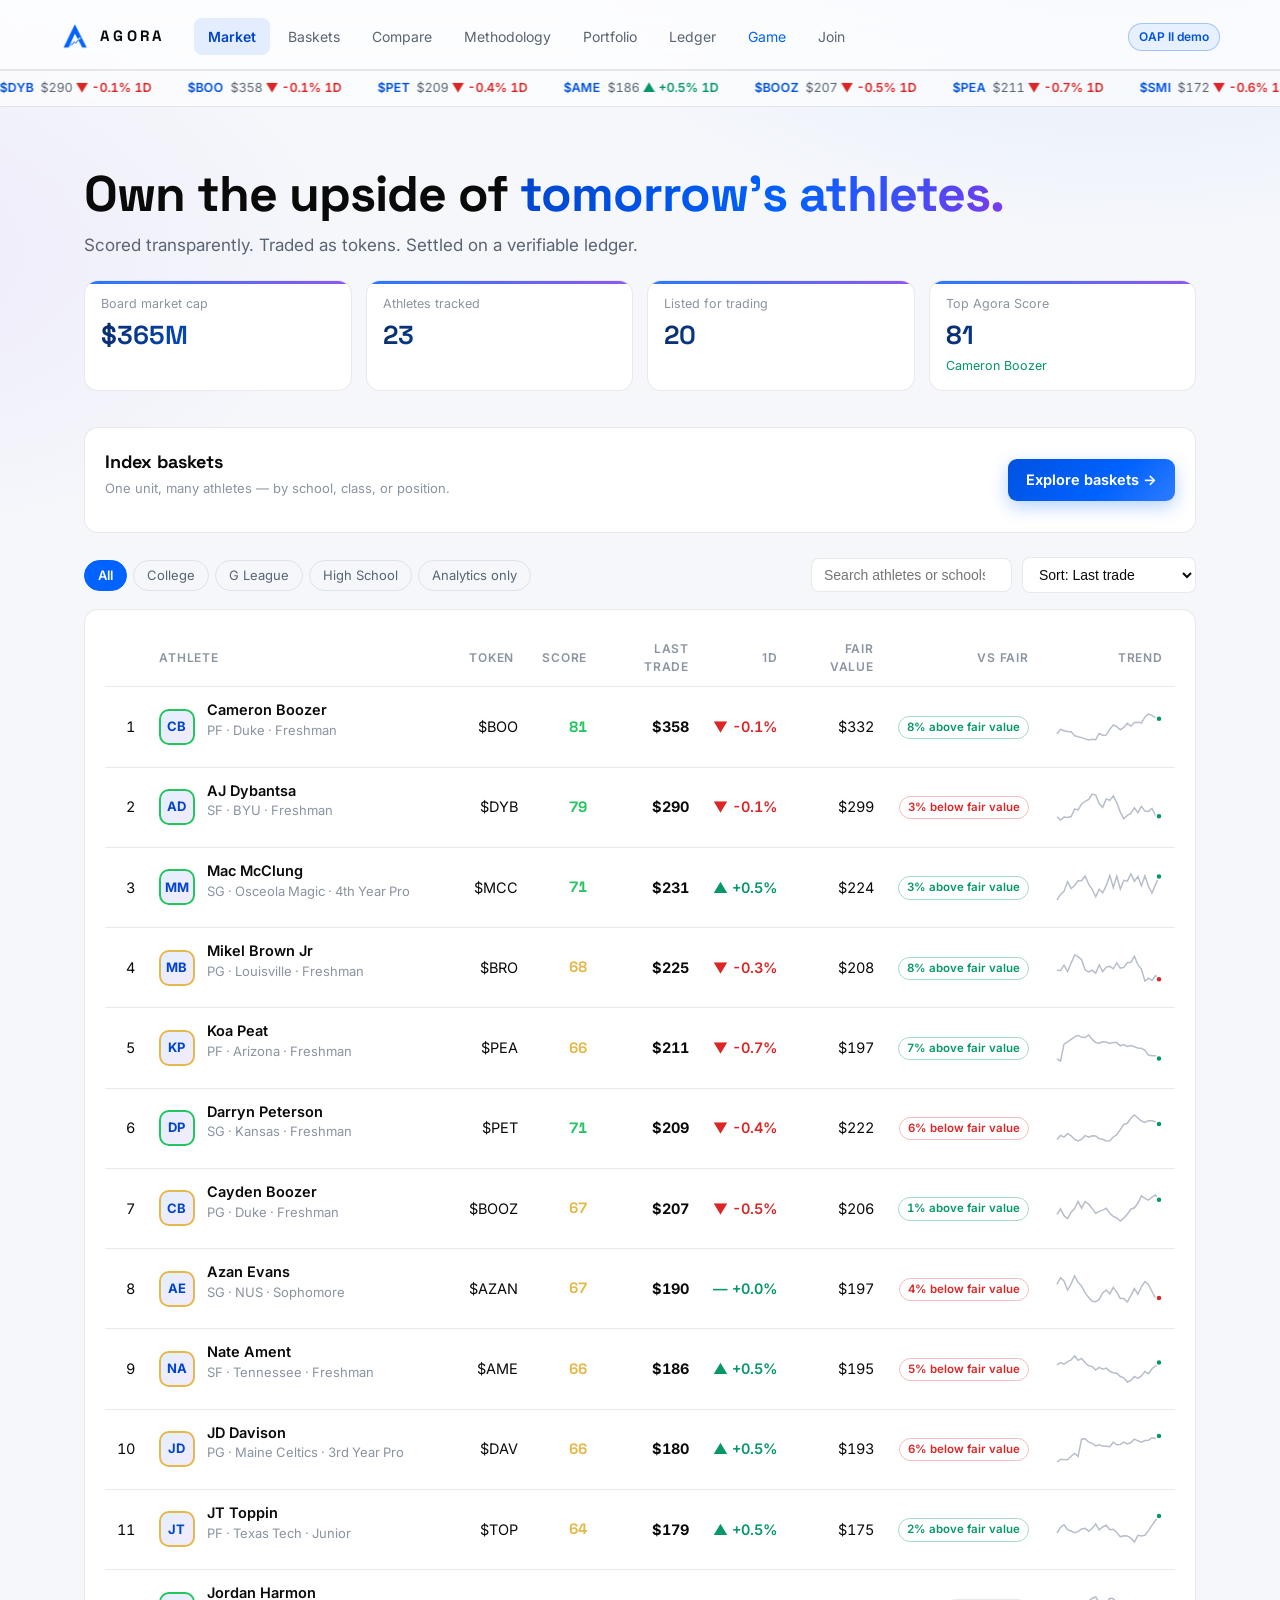
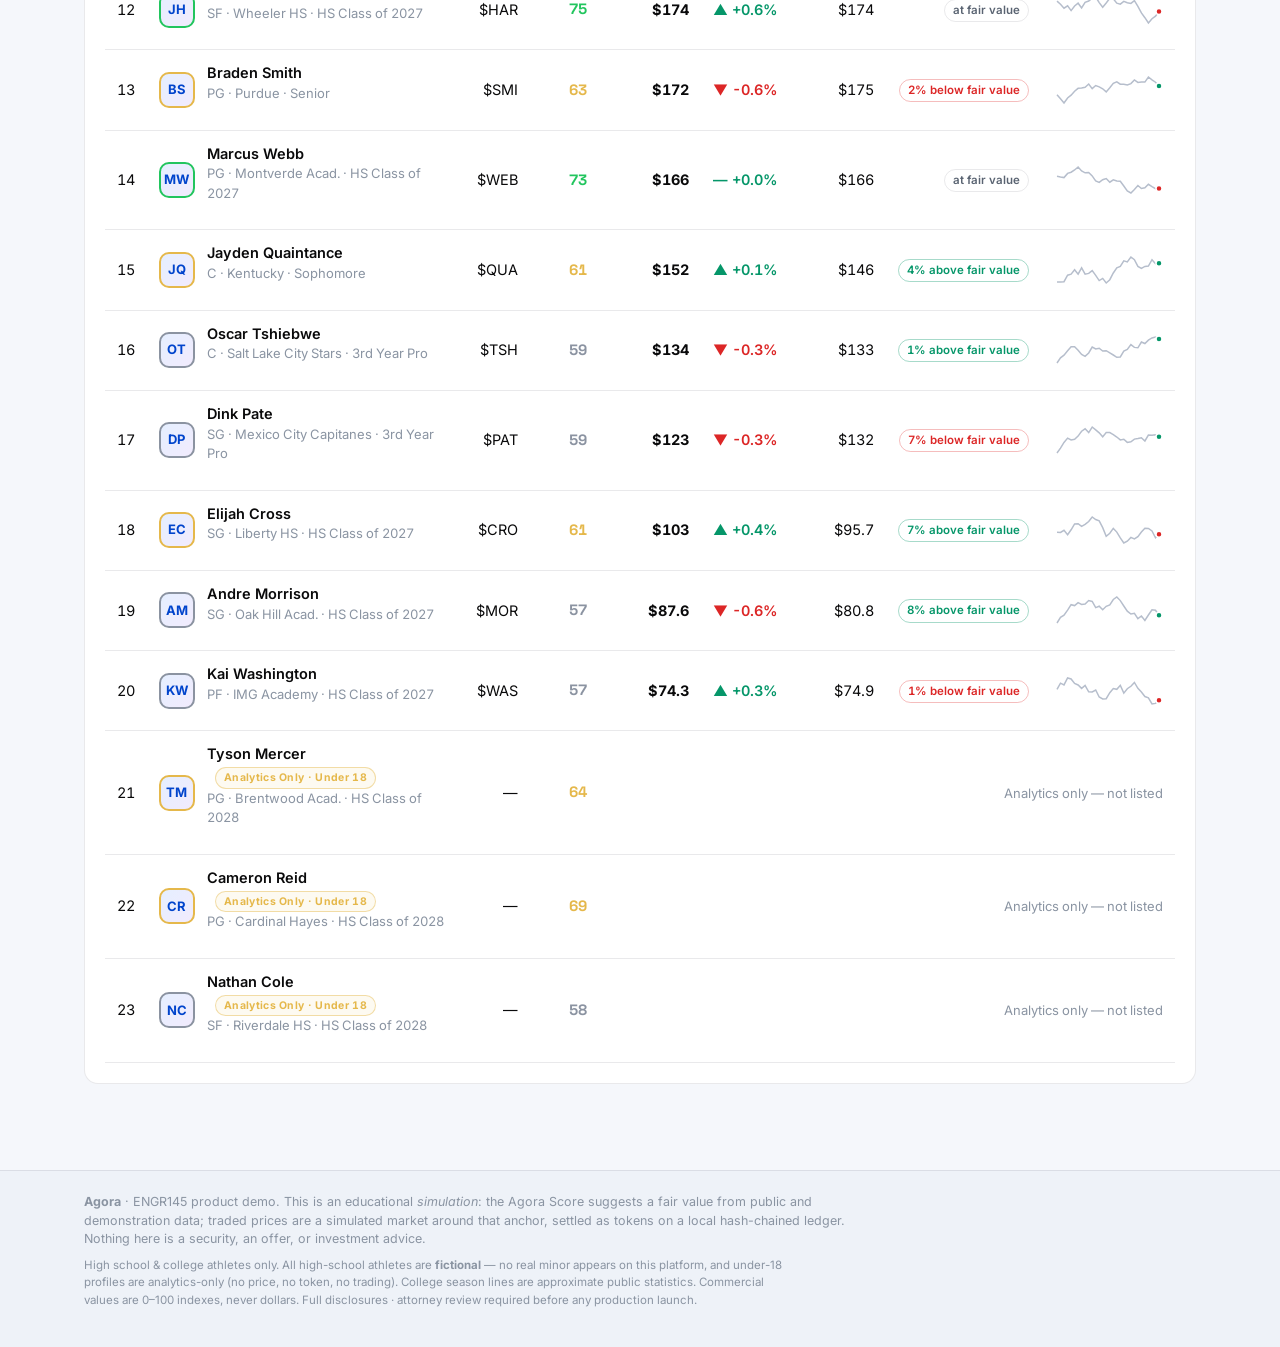
<file: docs/index.html>
<!DOCTYPE html>
<html lang="en">
<head>
<meta charset="utf-8">
<meta name="viewport" content="width=device-width, initial-scale=1">
<title>Agora — The Athlete Asset Market</title>
<meta name="description" content="Agora MVP — a live demo where athlete brand value is priced like an asset. Explore careers as price histories, travel back in time, and build a portfolio.">
<link rel="icon" type="image/png" href="favicon.png">
<link rel="preconnect" href="https://fonts.googleapis.com">
<link rel="preconnect" href="https://fonts.gstatic.com" crossorigin>
<link href="https://fonts.googleapis.com/css2?family=Inter:wght@400;500;600;700;800&family=Space+Grotesk:wght@500;600;700&display=swap" rel="stylesheet">
<link rel="stylesheet" href="app.css">
</head>
<body>
<a class="skip" href="#app">Skip to content</a>

<header class="topbar">
  <a class="brand" href="#/market" aria-label="Agora home">
    <img class="brand-glyph" src="logo.png" alt="" aria-hidden="true">
    <span class="brand-word">AGORA</span>
  </a>
  <nav class="nav" aria-label="Primary">
    <a href="#/market" data-nav="market">Market</a>
    <a href="#/baskets" data-nav="baskets">Baskets</a>
    <a href="#/compare" data-nav="compare">Compare</a>
    <a href="#/methodology" data-nav="methodology">Methodology</a>
    <a href="#/portfolio" data-nav="portfolio">Portfolio <span class="nav-badge" id="portfolioCount" hidden></span></a>
    <a href="#/ledger" data-nav="ledger">Ledger</a>
    <a href="#/game" data-nav="game" class="nav-join">Game</a>
    <a href="#/join" data-nav="join">Join</a>
  </nav>
  <span class="demo-chip" title="Built for ENGR145 OAP II">OAP&nbsp;II&nbsp;demo</span>
</header>

<div class="ticker" aria-hidden="true"><div class="ticker-track" id="tickerTrack"></div></div>

<main id="app" tabindex="-1"></main>

<footer class="footer">
  <div class="footer-inner">
    <p><strong>Agora</strong> · ENGR145 product demo. This is an educational <em>simulation</em>:
    the Agora Score suggests a fair value from public and demonstration data; traded prices are a simulated market
    around that anchor, settled as tokens on a local hash-chained ledger. Nothing here is a security, an offer,
    or investment advice.</p>
    <p class="footer-fine">High school & college athletes only. All high-school athletes are <strong>fictional</strong> —
    no real minor appears on this platform, and under-18 profiles are analytics-only (no price, no token, no trading).
    College season lines are approximate public statistics. Commercial values are 0–100 indexes, never dollars.
    <a href="#/disclosures">Full disclosures</a> · attorney review required before any production launch.</p>
    </div>
</footer>

<div class="tooltip" id="tooltip" role="status" hidden></div>
<div class="toast" id="toast" role="status" hidden></div>

<script src="data/players.js"></script>
<script src="app.js"></script>
</body>
</html>
</file>
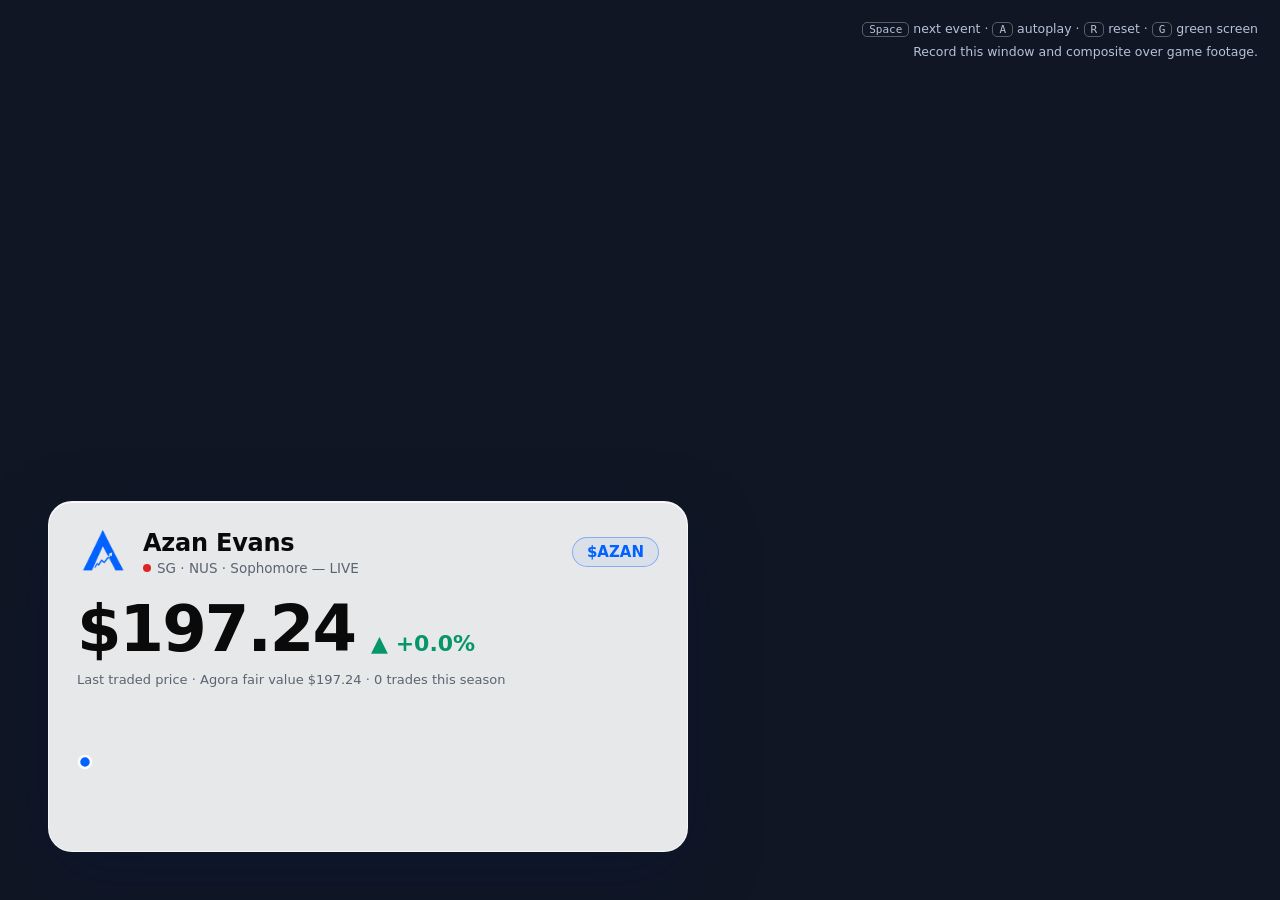
<file: docs/overlay.html>
<!DOCTYPE html>
<html lang="en">
<head>
<meta charset="utf-8">
<meta name="viewport" content="width=device-width, initial-scale=1">
<title>Agora — $AZAN broadcast overlay</title>
<style>
  :root {
    --ink: #0A0A0B; --ink-2: #5A6472; --blue: #0062FF; --violet: #7C3AED;
    --up: #059669; --down: #DC2626;
    --card: rgba(255,255,255,.90); --hairline: rgba(12,18,32,.10);
  }
  * { box-sizing: border-box; margin: 0; }
  html, body { height: 100%; }
  body {
    font-family: system-ui, -apple-system, "Segoe UI", sans-serif;
    background: #101623; color: var(--ink); overflow: hidden;
  }
  body.chroma { background: #00ff00; }
  body.chroma .hint { display: none; }

  /* lower-third card — broadcast scale */
  .lower {
    position: fixed; left: 48px; bottom: 48px; width: 640px;
    background: var(--card); border: 1px solid rgba(255,255,255,.65); border-radius: 24px;
    padding: 24px 28px 20px; backdrop-filter: blur(18px);
    box-shadow: 0 24px 70px rgba(10,20,60,.35), inset 0 1px 0 rgba(255,255,255,.8);
  }
  .head { display: flex; align-items: center; gap: 14px; }
  .glyph { width: 52px; height: 52px; }
  .glyph img { width: 100%; height: 100%; object-fit: contain; }
  .who b { font-size: 24px; display: block; letter-spacing: -0.01em; }
  .who span { font-size: 13.5px; color: var(--ink-2); }
  .live { display: inline-flex; align-items: center; gap: 6px; }
  .live i { width: 8px; height: 8px; border-radius: 99px; background: var(--down); animation: blink 1.2s infinite; }
  @keyframes blink { 50% { opacity: .25; } }
  .tok { margin-left: auto; font-size: 15px; font-weight: 800; color: var(--blue);
         border: 1.5px solid rgba(0,98,255,.4); background: rgba(0,98,255,.06);
         border-radius: 99px; padding: 5px 14px; }
  .price-row { display: flex; align-items: baseline; gap: 16px; margin: 14px 0 6px; }
  .price { font-size: 64px; font-weight: 850; font-variant-numeric: tabular-nums; letter-spacing: -0.03em; }
  .price.bump { animation: bump .55s cubic-bezier(.2, 2.2, .4, 1); }
  @keyframes bump { 0% { transform: scale(1); } 35% { transform: scale(1.13); } 100% { transform: scale(1); } }
  .price.dip { animation: dip .5s ease; }
  @keyframes dip { 0% { transform: scale(1); } 40% { transform: scale(0.94); } 100% { transform: scale(1); } }
  .delta { font-size: 22px; font-weight: 800; color: var(--up); }
  .delta.neg { color: var(--down); }
  .sub { font-size: 13px; color: var(--ink-2); }
  .chart { margin-top: 10px; }
  .flash { animation: flash 1s ease-out; }
  @keyframes flash { 0% { box-shadow: 0 0 0 5px rgba(0,98,255,.75), 0 24px 70px rgba(10,20,60,.35); } 100% { box-shadow: 0 24px 70px rgba(10,20,60,.35); } }
  .flash-red { animation: flashr 1s ease-out; }
  @keyframes flashr { 0% { box-shadow: 0 0 0 5px rgba(220,38,38,.7), 0 24px 70px rgba(10,20,60,.35); } 100% { box-shadow: 0 24px 70px rgba(10,20,60,.35); } }

  /* floating +$ particle */
  .pop {
    position: fixed; font-size: 30px; font-weight: 850; color: var(--up);
    text-shadow: 0 2px 14px rgba(255,255,255,.9); pointer-events: none;
    animation: rise 1.5s ease-out forwards;
  }
  .pop.neg { color: var(--down); }
  @keyframes rise { 0% { opacity: 0; transform: translateY(12px) scale(.8); }
                    18% { opacity: 1; transform: translateY(0) scale(1.15); }
                    100% { opacity: 0; transform: translateY(-90px) scale(1); } }

  /* event pop */
  .events { position: fixed; left: 48px; bottom: 400px; display: flex; flex-direction: column; gap: 12px; }
  .event {
    align-self: flex-start; background: var(--card); border: 1px solid rgba(255,255,255,.65);
    border-left: 6px solid var(--blue); border-radius: 16px; padding: 14px 22px;
    font-size: 19px; font-weight: 800; opacity: 0; transform: translateX(-24px) scale(.95);
    transition: opacity .3s, transform .35s cubic-bezier(.2, 1.6, .4, 1);
    backdrop-filter: blur(14px); box-shadow: 0 14px 40px rgba(10,20,60,.25);
  }
  .event.neg { border-left-color: var(--down); }
  .event.show { opacity: 1; transform: translateX(0) scale(1); }
  .event small { display: block; font-weight: 600; font-size: 13px; color: var(--ink-2); margin-top: 3px; }
  .event .d { color: var(--up); margin-left: 12px; }
  .event.neg .d { color: var(--down); }

  .hint { position: fixed; top: 18px; right: 22px; font-size: 12.5px; color: #B6C2D9; text-align: right; line-height: 1.8; }
  kbd { border: 1px solid rgba(255,255,255,.3); border-radius: 5px; padding: 0 6px; font-size: 11px; }
</style>
</head>
<body>
<div class="hint">
  <kbd>Space</kbd> next event · <kbd>A</kbd> autoplay · <kbd>R</kbd> reset · <kbd>G</kbd> green screen<br>
  Record this window and composite over game footage.
</div>

<div class="events" id="events"></div>

<div class="lower" id="card">
  <div class="head">
    <div class="glyph"><img src="logo.png" alt=""></div>
    <div class="who">
      <b>Azan Evans</b>
      <span class="live"><i></i> SG · NUS · Sophomore — LIVE</span>
    </div>
    <span class="tok">$AZAN</span>
  </div>
  <div class="price-row">
    <span class="price" id="price">$197.24</span>
    <span class="delta" id="delta">▲ +0.0%</span>
  </div>
  <div class="sub">Last traded price · Agora fair value $197.24 · <span id="vol">0</span> trades this season</div>
  <svg class="chart" id="chart" width="584" height="130" viewBox="0 0 584 130" aria-label="live price"></svg>
</div>

<script>
(() => {
  const START = 197.24;
  const SCRIPT = [
    ["20+ points, six straight games", "Weeks 5–6 · scoring streak", +8.60, false],
    ["Career-high 15 rebounds", "Game 13 · glass cleaned", +6.20, false],
    ["Back-to-back triple-doubles", "Games 14–15 · first in NUS history", +9.40, false],
    ["Season-high 6 blocks", "Game 16 · rim closed", +5.80, false],
    ["League Player of the Week", "Week 6 honors", +7.40, false],
    ["Career-high 34 points", "Game 17 · takeover", +9.80, false],
    ["Named Mid-Season All-League Five", "Season honors", +10.20, false],
    ["Seventh straight win as starter", "Team surge · undefeated stretch", +6.40, false],
  ];
  let i = 0, price = START, target = START, pts = [[0, START]], auto = null, vol = 0;

  const $ = id => document.getElementById(id);
  const fmt = v => "$" + v.toFixed(2);

  function draw() {
    const svg = $("chart");
    svg.replaceChildren();
    const W = 584, H = 130, pad = 8;
    const xs = pts.map(p => p[0]), ys = pts.map(p => p[1]);
    // tight y-domain makes every move LOOK big (drama without changing numbers)
    const x1 = Math.max(9, Math.max(...xs));
    const lo = Math.min(...ys) * 0.997, hi = Math.max(...ys) * 1.003;
    const X = x => pad + x / x1 * (W - 2 * pad);
    const Y = y => H - pad - (y - lo) / (hi - lo || 1) * (H - 2 * pad);
    const d = pts.map((p, j) => (j ? "L" : "M") + X(p[0]).toFixed(1) + " " + Y(p[1]).toFixed(1)).join(" ");
    const mk = (tag, attrs) => { const n = document.createElementNS("http://www.w3.org/2000/svg", tag); for (const k in attrs) n.setAttribute(k, attrs[k]); svg.appendChild(n); return n; };
    mk("path", { d: d + ` L ${X(pts[pts.length-1][0])} ${H-pad} L ${X(0)} ${H-pad} Z`, fill: "rgba(0,98,255,.10)" });
    mk("path", { d, fill: "none", stroke: "#0062FF", "stroke-width": 3.5, "stroke-linejoin": "round", "stroke-linecap": "round" });
    const last = pts[pts.length - 1];
    mk("circle", { cx: X(last[0]), cy: Y(last[1]), r: 6, fill: "#0062FF", stroke: "#fff", "stroke-width": 2.5 });
  }

  let animTimer = null;
  function animateTo(target, ms = 1100) {
    // interval-driven (not rAF): keeps animating while being screen-captured
    if (animTimer) clearInterval(animTimer);
    const from = price, t0 = performance.now();
    animTimer = setInterval(() => {
      const f = Math.min(1, (performance.now() - t0) / ms);
      const o = 1.7;   // overshoot: punches past the target, settles back
      const eased = f < 1 ? 1 + (o + 1) * Math.pow(f - 1, 3) + o * Math.pow(f - 1, 2) : 1;
      price = from + (target - from) * eased;
      $("price").textContent = fmt(price);
      const d = (price / START - 1) * 100;
      const el = $("delta");
      el.textContent = (d >= 0 ? "▲ +" : "▼ ") + d.toFixed(1) + "%";
      el.className = "delta" + (d < 0 ? " neg" : "");
      pts[pts.length - 1][1] = price;
      draw();
      if (f >= 1) { clearInterval(animTimer); animTimer = null; price = target; }
    }, 16);
  }

  function particle(delta, neg) {
    const p = document.createElement("div");
    p.className = "pop" + (neg ? " neg" : "");
    p.textContent = (neg ? "−" : "+") + "$" + Math.abs(delta).toFixed(2);
    p.style.left = (330 + Math.random() * 120) + "px";
    p.style.bottom = "210px";
    document.body.appendChild(p);
    setTimeout(() => p.remove(), 1600);
  }

  function fire() {
    if (i >= SCRIPT.length) return;
    const [label, sub, delta, neg] = SCRIPT[i];
    i += 1; vol += 1 + Math.round(Math.abs(delta) * 3);
    $("vol").textContent = vol;
    const ev = document.createElement("div");
    ev.className = "event" + (neg ? " neg" : "");
    const line = document.createElement("span");
    line.textContent = label;
    const dd = document.createElement("span");
    dd.className = "d";
    dd.textContent = (delta >= 0 ? "+" : "−") + "$" + Math.abs(delta).toFixed(2);
    line.appendChild(dd);
    ev.appendChild(line);
    const small = document.createElement("small");
    small.textContent = sub;
    ev.appendChild(small);
    $("events").appendChild(ev);
    requestAnimationFrame(() => ev.classList.add("show"));
    setTimeout(() => { ev.classList.remove("show"); setTimeout(() => ev.remove(), 450); }, 3000);
    const card = $("card"), pr = $("price");
    card.classList.remove("flash", "flash-red");
    pr.classList.remove("bump", "dip");
    void card.offsetWidth;
    card.classList.add(neg ? "flash-red" : "flash");
    pr.classList.add(neg ? "dip" : "bump");
    particle(delta, neg);
    pts.push([pts.length, price]);
    target += delta;                 // cumulative — double-taps never drop value
    animateTo(target);
  }

  function reset() {
    i = 0; price = START; target = START; pts = [[0, START]]; vol = 0;
    if (auto) { clearInterval(auto); auto = null; }
    if (animTimer) { clearInterval(animTimer); animTimer = null; }
    $("price").textContent = fmt(START);
    $("delta").textContent = "▲ +0.0%";
    $("delta").className = "delta";
    $("vol").textContent = "0";
    $("events").replaceChildren();
    draw();
  }

  addEventListener("keydown", e => {
    if (e.code === "Space") { e.preventDefault(); fire(); }
    else if (e.key === "a" || e.key === "A") {
      if (auto) { clearInterval(auto); auto = null; }
      else { fire(); auto = setInterval(() => { fire(); if (i >= SCRIPT.length) { clearInterval(auto); auto = null; } }, 3600); }
    }
    else if (e.key === "r" || e.key === "R") reset();
    else if (e.key === "g" || e.key === "G") document.body.classList.toggle("chroma");
  });
  draw();
})();
</script>
</body>
</html>
</file>
<file: docs/app.css>
/* ---------- Agora · OAP II — liquid glass, white & blue ---------- */
:root {
  --page: #F5F7FB;
  --surface: #FFFFFF;
  --surface-2: #EEF2F8;
  --glass: rgba(255,255,255,.72);
  --ink: #0A0A0B;
  --ink-2: #5A6472;
  --ink-3: #8A94A2;
  --hairline: rgba(12,18,32,.09);
  --grid: #E7EAF1;
  --axis: #C9CFDA;
  --accent: #0062FF;
  --accent-2: #7C3AED;
  --accent-ink: #FFFFFF;
  --series-1: #0062FF;
  --series-2: #7C3AED;
  --up: #059669;
  --down: #DC2626;
  --radius: 14px;
  --max: 1160px;
  font-size: 16px;
}
* { box-sizing: border-box; }
html, body { margin: 0; padding: 0; }
body {
  color: var(--ink);
  font-family: Inter, system-ui, -apple-system, "Segoe UI", sans-serif;
  line-height: 1.5;
  background:
    radial-gradient(1000px 560px at 88% -12%, rgba(0,98,255,.09), transparent 62%),
    radial-gradient(820px 480px at -12% 28%, rgba(124,58,237,.07), transparent 60%),
    radial-gradient(700px 420px at 55% 115%, rgba(0,98,255,.05), transparent 55%),
    var(--page);
  background-attachment: fixed;
}
h1, h2, h3, .brand-word, .t-value, .price, .hero-num { font-family: "Space Grotesk", Inter, system-ui, sans-serif; }
.skip { position: absolute; left: -999px; }
.skip:focus { left: 12px; top: 12px; z-index: 99; background: var(--accent); color: var(--accent-ink); padding: 8px 14px; border-radius: 8px; }
a { color: inherit; text-decoration: none; }
button { font: inherit; cursor: pointer; }

/* ---------- top bar ---------- */
.topbar {
  display: flex; align-items: center; gap: 28px;
  max-width: var(--max); margin: 0 auto; padding: 18px 24px 14px;
}
.brand { display: flex; align-items: center; gap: 10px; }
.brand-glyph { width: 26px; height: 26px; }
.brand-word { font-weight: 800; letter-spacing: .22em; font-size: 15px; }
.nav { display: flex; gap: 4px; flex: 1; }
.nav a {
  padding: 7px 13px; border-radius: 8px; font-size: 14px; color: var(--ink-2);
  border: 1px solid transparent;
}
.nav a:hover { color: var(--ink); background: var(--surface); }
.nav a.active { color: var(--ink); background: var(--surface); border-color: var(--hairline); }
.nav-badge {
  background: var(--accent); color: var(--accent-ink); border-radius: 99px;
  font-size: 11px; font-weight: 700; padding: 1px 7px; margin-left: 4px;
}
.demo-chip {
  font-size: 12px; color: var(--accent); border: 1px solid rgba(0,98,255,.30);
  padding: 4px 10px; border-radius: 99px; white-space: nowrap;
}

/* ---------- ticker tape ---------- */
.ticker { overflow: hidden; border-block: 1px solid var(--hairline); background: var(--surface-2); }
.ticker-track {
  display: inline-flex; gap: 36px; padding: 8px 0; white-space: nowrap;
  animation: tick 60s linear infinite; will-change: transform;
}
.ticker:hover .ticker-track { animation-play-state: paused; }
@keyframes tick { from { transform: translateX(0); } to { transform: translateX(-50%); } }
@media (prefers-reduced-motion: reduce) { .ticker-track { animation: none; } }
.tick-item { font-size: 12.5px; color: var(--ink-2); font-variant-numeric: tabular-nums; }
.tick-item b { color: var(--ink); font-weight: 600; margin-right: 7px; }

/* ---------- layout ---------- */
main { max-width: var(--max); margin: 0 auto; padding: 26px 24px 70px; min-height: 62vh; }
.view-head { margin: 6px 0 20px; }
.view-head h1 { font-size: 30px; margin: 0 0 6px; letter-spacing: -.01em; }
.view-head p { color: var(--ink-2); margin: 0; max-width: 62ch; }

/* hero */
.hero { padding: 34px 0 10px; }
.hero h1 { font-size: 44px; line-height: 1.08; margin: 0 0 12px; letter-spacing: -.02em; }
.hero h1 em { font-style: normal; color: var(--accent); }
.hero p { color: var(--ink-2); font-size: 17px; max-width: 60ch; margin: 0 0 22px; }

.tiles { display: grid; grid-template-columns: repeat(auto-fit, minmax(180px, 1fr)); gap: 14px; margin: 18px 0 26px; }
.tile {
  background: var(--surface); border: 1px solid var(--hairline);
  border-radius: var(--radius); padding: 14px 16px;
}
.tile .t-label { font-size: 12.5px; color: var(--ink-3); }
.tile .t-value { font-size: 26px; font-weight: 650; margin-top: 2px; }
.tile .t-delta { font-size: 12.5px; margin-top: 2px; color: var(--ink-2); }
.tile .t-delta .pos { color: var(--up); }
.tile .t-delta .neg { color: var(--down); }

/* ---------- market controls & table ---------- */
.controls { display: flex; flex-wrap: wrap; gap: 10px; align-items: center; margin: 6px 0 16px; }
.chips { display: flex; gap: 6px; flex-wrap: wrap; }
.chip {
  border: 1px solid var(--hairline); background: transparent; color: var(--ink-2);
  border-radius: 99px; padding: 5px 13px; font-size: 13px;
}
.chip:hover { color: var(--ink); border-color: rgba(255,255,255,.2); }
.chip.on { background: var(--accent); border-color: var(--accent); color: var(--accent-ink); font-weight: 600; }
.controls .spacer { flex: 1; }
.search, .select, .amount {
  background: var(--surface); color: var(--ink); border: 1px solid var(--hairline);
  border-radius: 8px; padding: 8px 12px; font-size: 14px;
}
.search:focus, .select:focus, .amount:focus, .chip:focus-visible, .btn:focus-visible {
  outline: 2px solid var(--accent); outline-offset: 1px;
}

.table-scroll { overflow-x: auto; }
.market-table { width: 100%; border-collapse: collapse; }
.market-table th {
  text-align: left; font-size: 12px; text-transform: uppercase; letter-spacing: .07em;
  color: var(--ink-3); font-weight: 600; padding: 10px 12px; border-bottom: 1px solid var(--hairline);
}
.market-table th.num, .market-table td.num { text-align: right; }
.market-table td {
  padding: 12px; border-bottom: 1px solid var(--hairline); font-size: 14.5px;
  font-variant-numeric: tabular-nums; vertical-align: middle;
}
.market-table tbody tr { cursor: pointer; }
.market-table tbody tr:hover, .market-table tbody tr:focus-visible { background: var(--surface); outline: none; }
.who { display: flex; align-items: center; gap: 12px; }
.avatar {
  width: 36px; height: 36px; border-radius: 10px; flex: none;
  background: rgba(0,98,255,.10); color: var(--accent);
  display: grid; place-items: center; font-weight: 700; font-size: 13px; letter-spacing: .02em;
}
.who .nm { font-weight: 600; }
.who .sub { font-size: 12.5px; color: var(--ink-3); }
.tag {
  font-size: 11.5px; padding: 3px 9px; border-radius: 99px; border: 1px solid var(--hairline);
  color: var(--ink-2); white-space: nowrap;
}
.delta { font-weight: 600; white-space: nowrap; }
.delta.pos { color: var(--up); }
.delta.neg { color: var(--down); }
.spark { display: block; }

/* ---------- panels / athlete ---------- */
.panel {
  background: var(--surface); border: 1px solid var(--hairline);
  border-radius: var(--radius); padding: 20px; margin-bottom: 16px;
}
.panel h2 { margin: 0 0 4px; font-size: 18px; }
.panel .sub { color: var(--ink-3); font-size: 13px; margin: 0 0 14px; }
.back { display: inline-block; color: var(--ink-3); font-size: 13.5px; margin-bottom: 14px; }
.back:hover { color: var(--ink); }

.ath-head { display: flex; align-items: center; gap: 18px; flex-wrap: wrap; margin-bottom: 18px; }
.ath-head .avatar { width: 58px; height: 58px; font-size: 19px; border-radius: 14px; }
.ath-head h1 { font-size: 30px; margin: 0; letter-spacing: -.01em; }
.ath-meta { display: flex; gap: 8px; margin-top: 6px; flex-wrap: wrap; }
.ath-price { margin-left: auto; text-align: right; }
.ath-price .p { font-size: 32px; font-weight: 700; font-variant-numeric: tabular-nums; }
.ath-price .d { font-size: 14px; }
.story {
  border-left: 3px solid var(--accent); padding: 4px 0 4px 14px; color: var(--ink-2);
  font-size: 15px; margin: 4px 0 16px; max-width: 74ch; font-style: italic;
}

.breakdown { display: grid; grid-template-columns: repeat(auto-fit, minmax(210px, 1fr)); gap: 14px; }
.meter-row .m-label { font-size: 13px; color: var(--ink-2); display: flex; justify-content: space-between; margin-bottom: 6px; }
.meter-row .m-label b { color: var(--ink); font-variant-numeric: tabular-nums; }
.meter { height: 8px; border-radius: 99px; background: rgba(34,197,94,.14); overflow: hidden; }
.meter > i { display: block; height: 100%; background: var(--series-1); border-radius: 99px; }

.season-wrap { overflow-x: auto; }
table.seasons { width: 100%; border-collapse: collapse; font-size: 13.5px; }
table.seasons th {
  position: sticky; top: 0; background: var(--surface); text-align: right;
  font-size: 11px; text-transform: uppercase; letter-spacing: .06em; color: var(--ink-3);
  padding: 8px 10px; border-bottom: 1px solid var(--hairline);
}
table.seasons th:first-child, table.seasons td:first-child { text-align: left; }
table.seasons td {
  padding: 7px 10px; text-align: right; border-bottom: 1px solid var(--hairline);
  color: var(--ink-2); font-variant-numeric: tabular-nums; white-space: nowrap;
}
table.seasons td:first-child { color: var(--ink); }
table.seasons tr:hover td { background: var(--surface-2); }

.btn {
  background: var(--accent); color: var(--accent-ink); font-weight: 650;
  border: none; border-radius: 9px; padding: 10px 18px; font-size: 14.5px;
}
.btn:hover { filter: brightness(1.08); }
.btn.ghost { background: transparent; color: var(--ink); border: 1px solid var(--hairline); font-weight: 500; }
.btn.ghost:hover { border-color: rgba(12,18,32,.25); }
.btn-row { display: flex; gap: 10px; flex-wrap: wrap; margin-top: 14px; }

/* ---------- charts ---------- */
.chart-box { position: relative; }
.chart-box svg { display: block; width: 100%; height: auto; }
.chart-legend { display: flex; gap: 18px; margin: 2px 0 8px; font-size: 13px; color: var(--ink-2); flex-wrap: wrap; }
.lg-key { display: inline-flex; align-items: center; gap: 7px; }
.lg-key i { width: 16px; height: 0; border-top: 3px solid; border-radius: 2px; }

.tooltip {
  position: fixed; z-index: 50; pointer-events: none;
  background: #1d2229; border: 1px solid var(--hairline); border-radius: 10px;
  padding: 9px 12px; font-size: 12.5px; color: var(--ink-2);
  box-shadow: 0 8px 24px rgba(15,30,70,.10); max-width: 250px;
}
.tooltip .tt-title { color: var(--ink); font-weight: 650; margin-bottom: 3px; }
.tooltip .tt-row { display: flex; align-items: baseline; gap: 8px; }
.tooltip .tt-row i { width: 12px; border-top: 3px solid; border-radius: 2px; flex: none; transform: translateY(-3px); }
.tooltip .tt-val { font-weight: 650; color: var(--ink); font-variant-numeric: tabular-nums; }

/* ---------- time machine ---------- */
.tm-controls { display: flex; gap: 10px; flex-wrap: wrap; align-items: end; margin-bottom: 4px; }
.field { display: flex; flex-direction: column; gap: 5px; }
.field label { font-size: 12px; color: var(--ink-3); }
.hero-num { font-size: 52px; font-weight: 750; letter-spacing: -.02em; line-height: 1; margin: 4px 0 2px; }
.hero-sub { color: var(--ink-2); font-size: 15px; }
.hero-sub .pos { color: var(--up); font-weight: 650; }
.hero-sub .neg { color: var(--down); font-weight: 650; }
.mini-stats { display: flex; gap: 26px; flex-wrap: wrap; margin-top: 14px; }
.mini-stats .ms { font-size: 13px; color: var(--ink-3); }
.mini-stats .ms b { display: block; font-size: 17px; color: var(--ink); font-weight: 650; font-variant-numeric: tabular-nums; }
.narrative { color: var(--ink-2); font-size: 14.5px; max-width: 78ch; }

/* ---------- portfolio ---------- */
.empty {
  text-align: center; color: var(--ink-3); padding: 44px 20px;
  border: 1px dashed var(--hairline); border-radius: var(--radius);
}
.pos-table { width: 100%; border-collapse: collapse; font-size: 14px; }
.pos-table th { text-align: right; font-size: 11.5px; text-transform: uppercase; letter-spacing: .06em; color: var(--ink-3); padding: 8px 10px; border-bottom: 1px solid var(--hairline); }
.pos-table th:first-child, .pos-table td:first-child { text-align: left; }
.pos-table td { text-align: right; padding: 10px; border-bottom: 1px solid var(--hairline); font-variant-numeric: tabular-nums; }
.x-btn { background: none; border: none; color: var(--ink-3); font-size: 15px; padding: 4px 8px; border-radius: 6px; }
.x-btn:hover { color: var(--down); background: var(--surface-2); }

/* ---------- list-with-agora ---------- */
.grid-2 { display: grid; grid-template-columns: 1fr 1fr; gap: 16px; }
@media (max-width: 860px) { .grid-2 { grid-template-columns: 1fr; } }
.prospects { display: grid; grid-template-columns: repeat(auto-fit, minmax(240px, 1fr)); gap: 14px; }
.prospect { border: 1px solid var(--hairline); border-radius: var(--radius); padding: 16px; background: var(--surface-2); }
.prospect .p-tag { font-size: 11px; color: var(--accent); letter-spacing: .08em; text-transform: uppercase; }
.prospect h3 { margin: 6px 0 4px; font-size: 16.5px; }
.prospect p { margin: 0; font-size: 13.5px; color: var(--ink-2); }
.prospect .p-ask { margin-top: 10px; font-size: 13px; color: var(--ink-3); }
.prospect .p-ask b { color: var(--ink); }
.form-grid { display: grid; grid-template-columns: 1fr 1fr; gap: 12px; }
.form-grid .full { grid-column: 1 / -1; }
.formula { display: flex; gap: 10px; align-items: center; flex-wrap: wrap; font-weight: 650; font-size: 15px; margin: 10px 0 14px; }
.formula .f-chip { background: var(--surface-2); border: 1px solid var(--hairline); padding: 8px 14px; border-radius: 10px; }
.formula .f-op { color: var(--ink-3); }
.method-list { margin: 0; padding-left: 18px; color: var(--ink-2); font-size: 14px; }
.method-list li { margin-bottom: 8px; }

.toast {
  position: fixed; bottom: 26px; left: 50%; transform: translateX(-50%); z-index: 60;
  background: var(--accent); color: var(--accent-ink); font-weight: 650;
  padding: 11px 20px; border-radius: 10px; box-shadow: 0 10px 30px rgba(15,30,70,.10);
}

/* ---------- footer ---------- */
.footer { border-top: 1px solid var(--hairline); background: var(--surface-2); }
.footer-inner { max-width: var(--max); margin: 0 auto; padding: 22px 24px 30px; }
.footer p { color: var(--ink-3); font-size: 12.5px; max-width: 100ch; margin: 0 0 8px; }
.footer .footer-fine { font-size: 11.5px; }

@media (max-width: 720px) {
  .hero h1 { font-size: 32px; }
  .topbar { flex-wrap: wrap; gap: 10px; }
  .nav { order: 3; width: 100%; overflow-x: auto; }
  .ath-price { margin-left: 0; text-align: left; }
  .hide-sm { display: none; }
}

/* ---------- market layer: fair value vs traded price ---------- */
.fv-chip {
  display: inline-block; padding: 2px 8px; border-radius: 99px;
  font-size: 11.5px; font-weight: 600; border: 1px solid var(--hairline);
  color: var(--ink-2); white-space: nowrap;
}
.fv-chip.pos { color: var(--up); border-color: rgba(5,150,105,.35); }
.fv-chip.neg { color: var(--down); border-color: rgba(220,38,38,.30); }
.fv-line { margin-top: 6px; font-size: 13px; color: var(--ink-2); }

/* ---------- index baskets ---------- */
.bk-head { margin-bottom: 10px; }
.bk-head h2 { font-size: 20px; margin: 0 0 2px; }
.baskets { display: grid; grid-template-columns: repeat(auto-fit, minmax(240px, 1fr)); gap: 14px; margin-bottom: 26px; }
.basket h3 { margin: 8px 0 4px; font-size: 16px; }
.basket .bk-top { display: flex; justify-content: space-between; align-items: center; }
.basket .bk-price { display: flex; align-items: baseline; gap: 10px; margin: 10px 0 2px; }
.basket .bk-price b { font-size: 22px; font-variant-numeric: tabular-nums; }
.btn.small { padding: 7px 12px; font-size: 13px; }

/* ---------- trade panel ---------- */
.trade-total {
  align-self: end; padding: 9px 14px; border: 1px solid var(--hairline);
  border-radius: 8px; color: var(--ink-2); font-variant-numeric: tabular-nums;
  font-size: 14px; white-space: nowrap;
}

/* ---------- athlete page: chart + order ticket side by side ---------- */
.ath-grid {
  display: grid; grid-template-columns: minmax(0, 1fr) 300px;
  gap: 14px; align-items: stretch; margin-bottom: 14px;
}
.ath-grid .panel { margin-bottom: 0; }
.trade-ticket { display: flex; flex-direction: column; }
.ticket-quote { display: flex; align-items: baseline; gap: 8px; margin: 2px 0 12px; flex-wrap: wrap; }
.ticket-quote b { font-size: 26px; font-variant-numeric: tabular-nums; }
.trade-form { display: flex; flex-direction: column; gap: 12px; margin-top: auto; }
.trade-form .trade-total { align-self: stretch; text-align: center; }
.trade-actions { display: grid; grid-template-columns: 1fr 1fr; gap: 10px; margin-top: 2px; }
.btn.big {
  padding: 15px 0; font-size: 16px; font-weight: 700;
  border-radius: 10px; text-align: center; letter-spacing: .02em;
}
.btn.big.buy { background: #0062FF; color: var(--ink); }
.btn.big.buy:hover { filter: brightness(1.12); }
.btn.big.sell { background: #dc2626; color: #fff; }
.btn.big.sell:hover { filter: brightness(1.12); }
@media (max-width: 920px) {
  .ath-grid { grid-template-columns: 1fr; }
}

/* ---------- baskets tab ---------- */
.bk-promo {
  display: flex; align-items: center; justify-content: space-between;
  gap: 16px; margin-bottom: 24px; flex-wrap: wrap;
}
.bk-promo h2 { margin: 0 0 4px; font-size: 18px; }
.bk-members { margin-top: 8px; }
.bk-owned { min-height: 16px; margin-top: 4px; color: var(--up); }
.bk-note { margin: 6px 0 30px; color: var(--ink-3); }

/* ================= v3: glass polish ================= */
.panel.glass {
  background: linear-gradient(180deg, rgba(255,255,255,.045), rgba(255,255,255,.02));
  backdrop-filter: blur(14px);
  -webkit-backdrop-filter: blur(14px);
  border: 1px solid rgba(255,255,255,.09);
}
.center { display: flex; flex-direction: column; align-items: center; }
.center-text { text-align: center; }
.mono { font-variant-numeric: tabular-nums; font-family: ui-monospace, SFMono-Regular, Menlo, monospace; font-size: 11.5px; }
.fine { font-size: 11.5px; color: var(--ink-3); }

/* score orb */
.orb { position: relative; margin: 10px auto 6px; filter: drop-shadow(0 0 18px color-mix(in srgb, var(--orb-c) 35%, transparent)); }
.orb svg { width: 100%; height: 100%; }
.orb-inner { position: absolute; inset: 0; display: flex; flex-direction: column; align-items: center; justify-content: center; }
.orb-inner b { font-size: 34px; line-height: 1; color: var(--orb-c); font-variant-numeric: tabular-nums; }
.orb-inner span { font-size: 11px; color: var(--ink-2); margin-top: 3px; letter-spacing: .04em; text-transform: uppercase; }

/* score grid + radar */
.score-grid { display: grid; grid-template-columns: 260px 1fr 1fr; gap: 14px; margin-bottom: 14px; }
.radar-box svg { width: 100%; height: auto; }
.score-chip { font-variant-numeric: tabular-nums; font-size: 15px; }

/* badges */
.badge-minor {
  display: inline-block; margin-left: 8px; padding: 2px 8px; border-radius: 99px;
  font-size: 10.5px; font-weight: 700; letter-spacing: .03em;
  color: #E5B84B; border: 1px solid rgba(229,184,75,.45); background: rgba(229,184,75,.08);
}
.badge-demo {
  display: inline-block; margin-left: 8px; padding: 2px 8px; border-radius: 99px;
  font-size: 10.5px; font-weight: 600; color: var(--ink-3); border: 1px dashed rgba(12,18,32,.25);
}
.token-tag { color: #0062FF; border-color: rgba(0,98,255,.35); }
.avatar.big { width: 56px; height: 56px; font-size: 18px; }
.ath-price .p.analytics { font-size: 22px; color: var(--ink-2); }

/* safeguard + projections */
.safeguard { border-color: rgba(229,184,75,.4); }
.safeguard h2 { color: #E5B84B; }
.proj-grid { display: grid; grid-template-columns: repeat(auto-fit, minmax(200px, 1fr)); gap: 12px; margin: 12px 0; }
.proj-card { border: 1px solid var(--hairline); border-radius: 12px; padding: 14px; }
.proj-card.focus { border-color: rgba(0,98,255,.35); background: rgba(61,255,140,.04); }
.proj-card b { font-size: 22px; display: block; margin: 6px 0 4px; }
.p-tag { font-size: 11px; letter-spacing: .06em; text-transform: uppercase; color: var(--ink-3); }

/* comparables */
.comp-row { display: grid; grid-template-columns: repeat(auto-fit, minmax(210px, 1fr)); gap: 12px; margin-top: 10px; }
.comp-card { display: block; border: 1px solid var(--hairline); border-radius: 12px; padding: 13px; color: var(--ink); text-decoration: none; transition: border-color .15s; }
.comp-card:hover { border-color: rgba(0,98,255,.35); }
.comp-card b { display: block; margin-top: 6px; }

/* compare */
.chips.wrap { flex-wrap: wrap; }
.cmp-table td, .cmp-table th { padding: 9px 12px; border-bottom: 1px solid var(--hairline); text-align: left; }
.cmp-table th.num, .cmp-table td.num { text-align: right; font-variant-numeric: tabular-nums; }
.cmp-table .best { font-weight: 700; }

/* methodology sliders */
.wsliders { display: grid; grid-template-columns: repeat(auto-fit, minmax(250px, 1fr)); gap: 16px 22px; margin-top: 10px; }
.wslider input[type="range"] { width: 100%; accent-color: #0062FF; margin: 6px 0 4px; }
.sim-row { display: grid; grid-template-columns: 34px 190px 1fr 52px 110px; gap: 12px; align-items: center; padding: 7px 0; border-bottom: 1px solid var(--hairline); }
.sim-row .meter.grow { height: 8px; }
.delta-note { text-align: right; }

/* ledger */
.block-card { border: 1px solid var(--hairline); border-radius: 12px; padding: 12px 14px; margin-bottom: 10px; }
.tx-line { margin: 6px 0 2px; font-size: 13.5px; }
.tx-line b { margin-right: 6px; }
.verify-status { font-size: 13px; color: var(--ink-2); align-self: center; }
.verify-status.ok { color: var(--up); font-weight: 600; }
.verify-status.bad { color: var(--down); font-weight: 600; }
.disc { margin-bottom: 14px; }

@media (max-width: 1000px) {
  .score-grid { grid-template-columns: 1fr; }
  .sim-row { grid-template-columns: 28px 1fr 60px; }
  .sim-row .meter.grow, .sim-row .delta-note { display: none; }
}

/* ---------- join / QR ---------- */
.join-grid { align-items: start; }
.qr-wrap { background: #fff; border-radius: 18px; padding: 14px; margin: 8px 0 10px; box-shadow: 0 0 40px rgba(0,98,255,.12); }
.qr-wrap img { display: block; width: 300px; height: 300px; image-rendering: pixelated; }
.join-step { display: flex; gap: 14px; align-items: baseline; padding: 9px 0; border-bottom: 1px solid var(--hairline); }
.join-num { flex: 0 0 26px; height: 26px; border-radius: 99px; background: rgba(0,98,255,.10); color: #0062FF; display: inline-flex; align-items: center; justify-content: center; font-size: 13px; }
.nav-join { color: #0062FF !important; }

/* ---------- OAP II additions ---------- */
.chart-head { display: flex; align-items: center; justify-content: space-between; gap: 12px; flex-wrap: wrap; }
.range-chips { display: flex; gap: 6px; }
.range-chips .chip { padding: 5px 12px; font-size: 12.5px; }
.tt-news { margin-top: 6px; padding-top: 6px; border-top: 1px solid var(--hairline); font-size: 12px; color: var(--accent-2); max-width: 260px; }
.method-steps { margin: 6px 0 4px; padding-left: 20px; color: var(--ink-2); }
.method-steps li { margin: 8px 0; }
.brand-glyph { width: 30px; height: 30px; object-fit: contain; }

/* ---------- classy pass ---------- */
.hero h1 { font-size: 50px; }
.hero h1 em {
  background: linear-gradient(115deg, #0044CC, #0062FF 55%, #7C3AED);
  -webkit-background-clip: text; background-clip: text; color: transparent;
}
.tile {
  position: relative; overflow: hidden;
  transition: transform .18s ease, box-shadow .18s ease;
}
.tile::before {
  content: ""; position: absolute; inset: 0 0 auto 0; height: 3px;
  background: linear-gradient(90deg, #0062FF, #7C3AED); opacity: .85;
}
.tile:hover { transform: translateY(-2px); box-shadow: 0 14px 34px rgba(10,30,80,.10); }
.t-value {
  background: linear-gradient(120deg, #0A2A66, #0062FF 70%);
  -webkit-background-clip: text; background-clip: text; color: transparent;
}
.panel { transition: box-shadow .18s ease; }
.panel:hover { box-shadow: 0 10px 30px rgba(10,30,80,.08); }
.btn {
  background: linear-gradient(135deg, #0052E0, #0062FF 60%, #2E7CFF);
  box-shadow: 0 6px 18px rgba(0,98,255,.28);
  border: none;
}
.btn:hover { filter: brightness(1.06); box-shadow: 0 8px 22px rgba(0,98,255,.36); }
.btn.ghost { background: transparent; box-shadow: none; border: 1px solid rgba(0,98,255,.35); color: #0052E0; font-weight: 600; }
.btn.ghost:hover { background: rgba(0,98,255,.06); }
.nav a.active { background: rgba(0,98,255,.10); color: #0044CC; border-color: transparent; font-weight: 600; }
.nav a:hover { background: rgba(0,98,255,.06); color: #0044CC; }
.topbar { position: sticky; top: 0; z-index: 40; backdrop-filter: blur(14px); background: rgba(255,255,255,.72); border-bottom: 1px solid var(--hairline); max-width: none; }
.topbar > * { }
.ticker { background: rgba(255,255,255,.6); backdrop-filter: blur(8px); }
.tick-item b { color: #0052E0; }
.market-table tbody tr { transition: background .12s ease; }
.market-table tbody tr:hover { background: rgba(0,98,255,.045); }
.avatar { border: 2px solid rgba(0,98,255,.25); background: linear-gradient(135deg, rgba(0,98,255,.10), rgba(124,58,237,.10)); color: #0044CC; font-weight: 700; }
.view-head h1 { letter-spacing: -.02em; }
.demo-chip { background: rgba(0,98,255,.07); border-color: rgba(0,98,255,.3); color: #0052E0; font-weight: 600; }
.score-chip { font-family: "Space Grotesk", Inter, sans-serif; }
.topbar { padding-left: max(24px, calc((100vw - var(--max)) / 2)); padding-right: max(24px, calc((100vw - var(--max)) / 2)); }

/* ---------- welcome splash ---------- */
.splash-mode .topbar, .splash-mode .ticker, .splash-mode .footer { display: none; }
.splash-mode main { max-width: none; padding: 0; }
.welcome {
  min-height: 100dvh; display: flex; flex-direction: column;
  align-items: center; justify-content: center; gap: 10px;
  padding: 32px 24px; text-align: center;
}
.welcome-logo { width: min(46vw, 190px); height: auto; animation: wfloat 5s ease-in-out infinite; }
@keyframes wfloat { 50% { transform: translateY(-8px); } }
@media (prefers-reduced-motion: reduce) { .welcome-logo { animation: none; } }
.welcome-word {
  font-family: "Space Grotesk", Inter, sans-serif; font-weight: 700;
  font-size: clamp(34px, 9vw, 52px); letter-spacing: .3em; margin-left: .3em;
  background: linear-gradient(115deg, #0A2A66, #0062FF 60%, #7C3AED);
  -webkit-background-clip: text; background-clip: text; color: transparent;
}
.welcome-tag { color: var(--ink-2); font-size: clamp(15px, 4.2vw, 18px); margin: 2px 0 26px; }
.welcome-btn {
  font-size: clamp(18px, 5vw, 22px); font-weight: 800; letter-spacing: .06em;
  padding: 18px 54px; border-radius: 99px; width: min(86vw, 380px);
  box-shadow: 0 10px 34px rgba(0,98,255,.35);
  transition: transform .12s ease;
}
.welcome-btn:active { transform: scale(.96); }
.welcome-fine { position: fixed; bottom: 14px; left: 0; right: 0; font-size: 11.5px; color: var(--ink-3); }

/* ---------- live game interstitial ---------- */
.live-view {
  min-height: 100dvh; max-width: 420px; margin: 0 auto;
  display: flex; flex-direction: column; padding: 22px 20px 24px; gap: 4px;
}
.live-head { display: flex; align-items: center; justify-content: space-between; margin-bottom: 14px; }
.live-brand { display: flex; align-items: center; gap: 8px; }
.live-brand img { width: 30px; height: 30px; }
.live-dot { width: 9px; height: 9px; border-radius: 99px; background: var(--down); animation: livepulse 1.2s infinite; }
@keyframes livepulse { 50% { opacity: .25; } }
@media (prefers-reduced-motion: reduce) { .live-dot { animation: none; } }
.live-label { font-weight: 800; font-size: 13px; letter-spacing: .14em; color: var(--down); }
.live-name { font-size: 30px; margin: 0; letter-spacing: -.01em; }
.live-sub { margin: 0 0 10px; }
.live-price-row { display: flex; align-items: baseline; gap: 12px; }
.live-price {
  font-family: "Space Grotesk", Inter, sans-serif; font-weight: 700;
  font-size: clamp(44px, 13vw, 56px); letter-spacing: -.03em; font-variant-numeric: tabular-nums;
}
.live-price.bump { animation: livebump .5s cubic-bezier(.2, 2, .4, 1); }
@keyframes livebump { 35% { transform: scale(1.09); } }
.live-delta { font-size: 18px; font-weight: 800; }
.live-chart { width: 100%; height: auto; margin: 10px 0 6px; }
.live-feed { display: flex; flex-direction: column; gap: 10px; min-height: 210px; }
.live-event {
  background: var(--surface); border: 1px solid var(--hairline); border-left: 5px solid #0062FF;
  border-radius: 14px; padding: 12px 16px; font-weight: 700; font-size: 15.5px;
  opacity: 0; transform: translateY(10px) scale(.97);
  transition: opacity .3s, transform .35s cubic-bezier(.2, 1.6, .4, 1);
  box-shadow: 0 8px 24px rgba(10,30,80,.07);
}
.live-event.show { opacity: 1; transform: none; }
.live-event small { display: block; font-weight: 500; font-size: 12.5px; color: var(--ink-3); margin-top: 2px; }
.live-gain { color: var(--up); margin-left: 10px; }
.live-cta { margin-top: auto; width: 100%; padding: 16px; font-size: 17px; font-weight: 700; border-radius: 14px; }

/* ---------- future simulator ---------- */
.sim-panel { margin-top: 14px; padding-top: 14px; border-top: 1px solid var(--hairline); }
.sim-head { display: flex; align-items: center; gap: 12px; flex-wrap: wrap; margin-bottom: 4px; }
.proj-badge {
  font-size: 10.5px; font-weight: 700; letter-spacing: .06em; color: #6D28D9;
  background: rgba(124,58,237,.08); border: 1px solid rgba(124,58,237,.25);
  padding: 3px 10px; border-radius: 99px;
}
.proj-note { margin-left: 10px; }
.sim-events { display: flex; flex-wrap: wrap; gap: 8px; margin-top: 10px; }
.sim-event {
  font-size: 12px; font-weight: 600; padding: 5px 12px; border-radius: 99px;
  border: 1px solid var(--hairline); background: var(--surface-2); color: var(--ink-2);
}
.sim-event.pos { color: var(--up); border-color: rgba(5,150,105,.3); }
.sim-event.neg { color: var(--down); border-color: rgba(220,38,38,.3); }

/* ---------- market rush game ---------- */
.game { max-width: 560px; margin: 0 auto; padding: 16px 16px 40px; }
.game-hud { position: sticky; top: 10px; z-index: 30; padding: 14px 18px; }
.g-hud-row { display: flex; align-items: baseline; justify-content: space-between; }
.g-day { font-size: 13px; font-weight: 700; color: var(--ink-2); letter-spacing: .04em; }
.g-timer { font-family: "Space Grotesk", Inter, sans-serif; font-weight: 700; font-size: 18px; font-variant-numeric: tabular-nums; }
.g-timer.urgent { color: var(--down); animation: livepulse 1s infinite; }
.g-val { font-family: "Space Grotesk", Inter, sans-serif; font-size: 34px; font-weight: 700; letter-spacing: -.02em; }
.g-ret { font-size: 17px; font-weight: 800; }
.g-hint { margin: 12px 2px 10px; }
.g-news { min-height: 34px; display: flex; flex-direction: column; gap: 6px; margin-bottom: 10px; }
.g-flash {
  font-size: 13.5px; font-weight: 700; padding: 8px 14px; border-radius: 10px;
  background: var(--surface); border: 1px solid var(--hairline); border-left: 4px solid var(--up);
  opacity: 0; transform: translateY(-8px); transition: all .25s; box-shadow: 0 6px 18px rgba(10,30,80,.08);
}
.g-flash.neg { border-left-color: var(--down); }
.g-flash.show { opacity: 1; transform: none; }
.g-grid { display: grid; grid-template-columns: repeat(3, 1fr); gap: 10px; }
@media (max-width: 560px) { .g-grid { grid-template-columns: repeat(2, 1fr); } }
.g-card { padding: 12px 12px 12px; display: flex; flex-direction: column; gap: 4px; }
.g-top { display: flex; align-items: center; justify-content: space-between; }
.g-top b { color: #0052E0; font-size: 14.5px; }
.g-top .tag { font-size: 9.5px; padding: 2px 7px; }
.g-name { font-size: 12px; margin-top: -2px; }
.g-price { font-family: "Space Grotesk", Inter, sans-serif; font-weight: 700; font-size: 21px; font-variant-numeric: tabular-nums; }
.g-price.up { animation: gup .5s ease; }
.g-price.down { animation: gdown .5s ease; }
@keyframes gup { 30% { color: var(--up); transform: translateY(-2px); } }
@keyframes gdown { 30% { color: var(--down); transform: translateY(2px); } }
.g-spark { width: 100%; height: 30px; }
.g-pos { font-size: 11.5px; min-height: 16px; font-weight: 600; }
.g-pos.pos { color: var(--up); } .g-pos.neg { color: var(--down); }
.g-btns { display: grid; grid-template-columns: 1fr auto; gap: 6px; }
.g-buy { padding: 9px 0; font-size: 13.5px; font-weight: 700; }
.g-sell { padding: 9px 12px; font-size: 13.5px; }
.btn:disabled { opacity: .45; pointer-events: none; }
.g-over {
  position: fixed; inset: 0; z-index: 60; display: grid; place-items: center;
  background: rgba(240,244,250,.75); backdrop-filter: blur(10px);
}
.g-over-card { width: min(88vw, 380px); text-align: center; padding: 28px 24px; }
.g-over-ret { font-family: "Space Grotesk", Inter, sans-serif; font-size: 56px; font-weight: 700; letter-spacing: -.03em; }
.g-over-ret.pos { color: var(--up); } .g-over-ret.neg { color: var(--down); }
.g-over-title { font-size: 20px; font-weight: 800; margin: 4px 0 8px; }
.btn-row.center { justify-content: center; }
.g-applink { display: flex; align-items: center; gap: 8px; padding: 4px 2px 12px; color: var(--ink-2); font-size: 13.5px; }
.g-applink img { width: 24px; height: 24px; }
.g-applink b { color: #0052E0; letter-spacing: .16em; font-size: 13px; }
.g-applink span { margin-left: auto; font-weight: 600; color: #0052E0; }
.g-tier { font-size: 9px; padding: 2px 8px; white-space: nowrap; }
.g-name { font-size: 12.5px; font-weight: 600; color: var(--ink); line-height: 1.25; min-height: 30px; }
</file>
